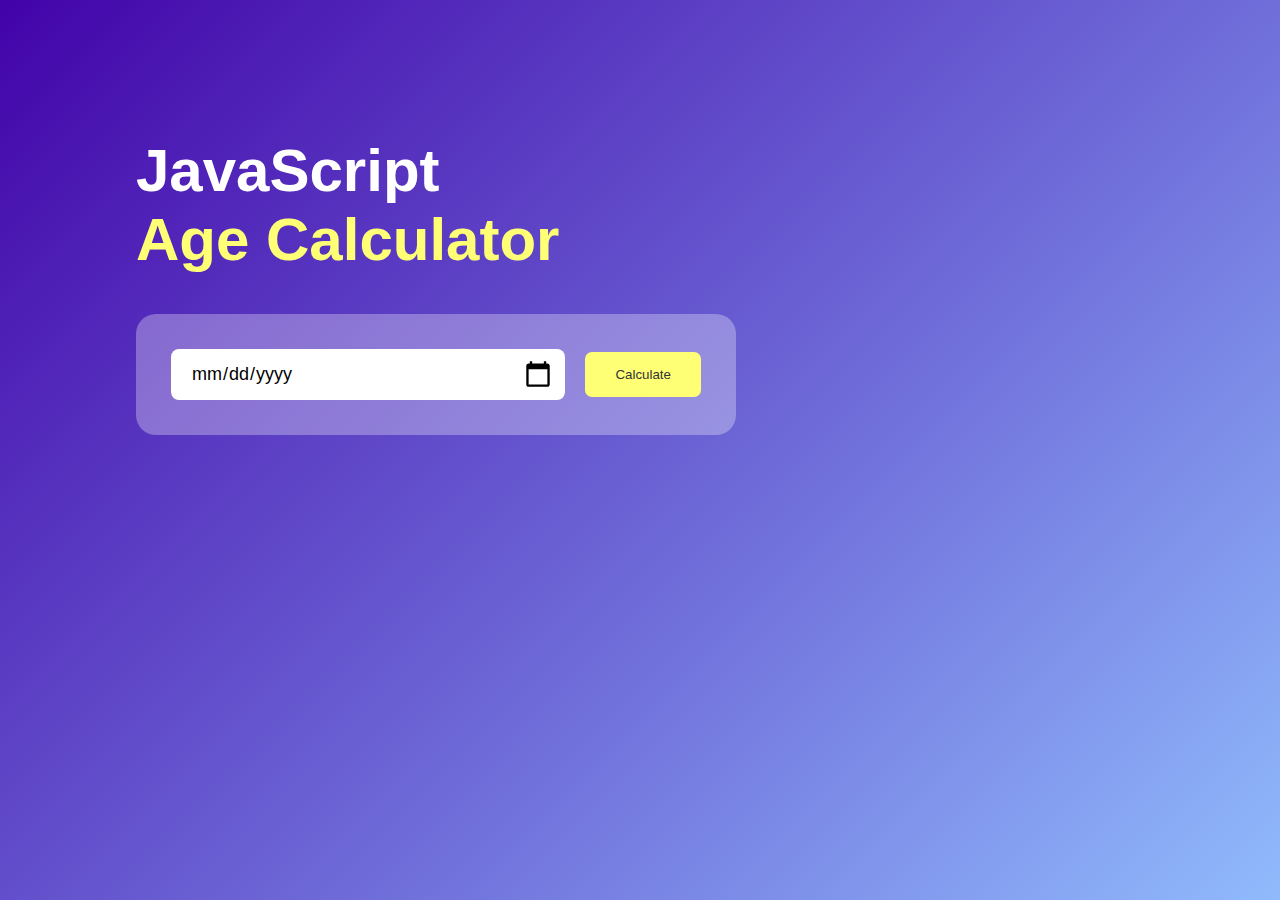
<file: Age Calculator/index.html>
<!DOCTYPE html>
<html lang="en">
<head>
  <meta charset="UTF-8">
  <meta name="viewport" content="width=device-width, initial-scale=1.0">
  <title>Age Calculator</title>
  <link rel="stylesheet" href="css/style.css">
</head>
<body>
  <div class="container">
    <div class="calculator">
      <h1>JavaScript <br><span>Age Calculator</span></h1>
      <div class="calInput">
        <input type="date" id="date">
        <button onclick="calculateAge();">Calculate</button>
      </div>
      <p id="result"></p>
    </div>
  </div>
  <script src="js/script.js"></script>
</body>
</html>
</file>
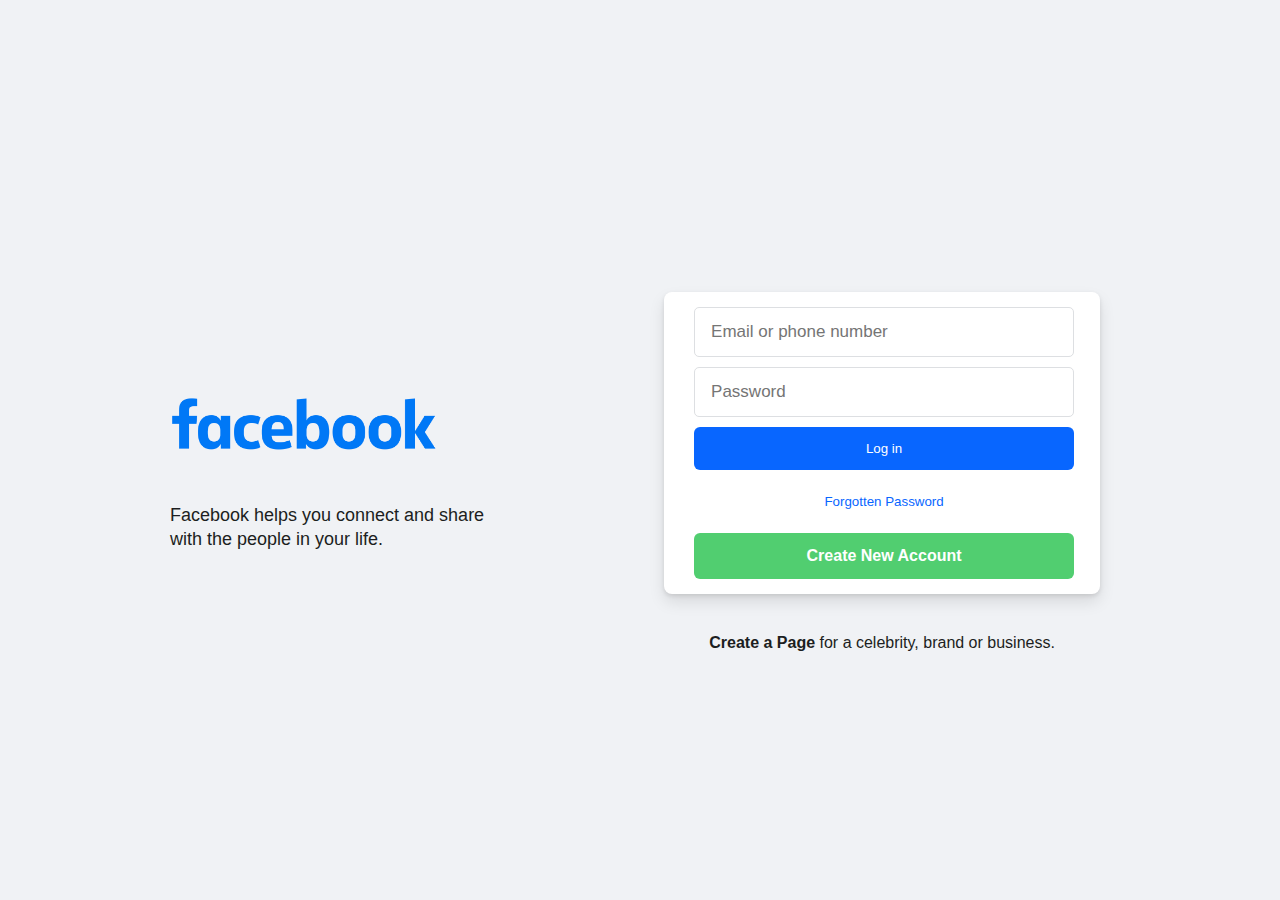
<file: Facebook/index.html>
<!DOCTYPE html>
<html lang="en">
<head>
  <meta charset="UTF-8">
  <meta name="viewport" content="width=device-width, initial-scale=1.0">
  <title>FaceBook</title>
  <link rel="stylesheet" href="css/style.css">
</head>
<body>
  <div class="container">
    <div class="facebook-container">
      <div class="facebook-heading">
        <img src="images/facebook.png" id="images">
      </div>
        <h2>
          Facebook helps you connect and share <br> with the people in your life.
        </h2>
   </div>
    <div class="facebook-form">
      <form action="">
        <input type="email" name="email" id="email" placeholder="Email or phone number">
        <input type="password" name="pass" id="password" placeholder="Password">
        <button class="logIn">Log in</button>
        <button class="fPass">
          <a href="#">Forgotten Password</a>
        </button>
        <button class="cnAccount">
          <a href="#">Create New Account</a>
        </button>
      </form>
      <div class="cPage"><a href="#">Create a Page</a> for a celebrity, brand or business.</div>
      
    </div>
  </div>
</body>
</html>
</file>
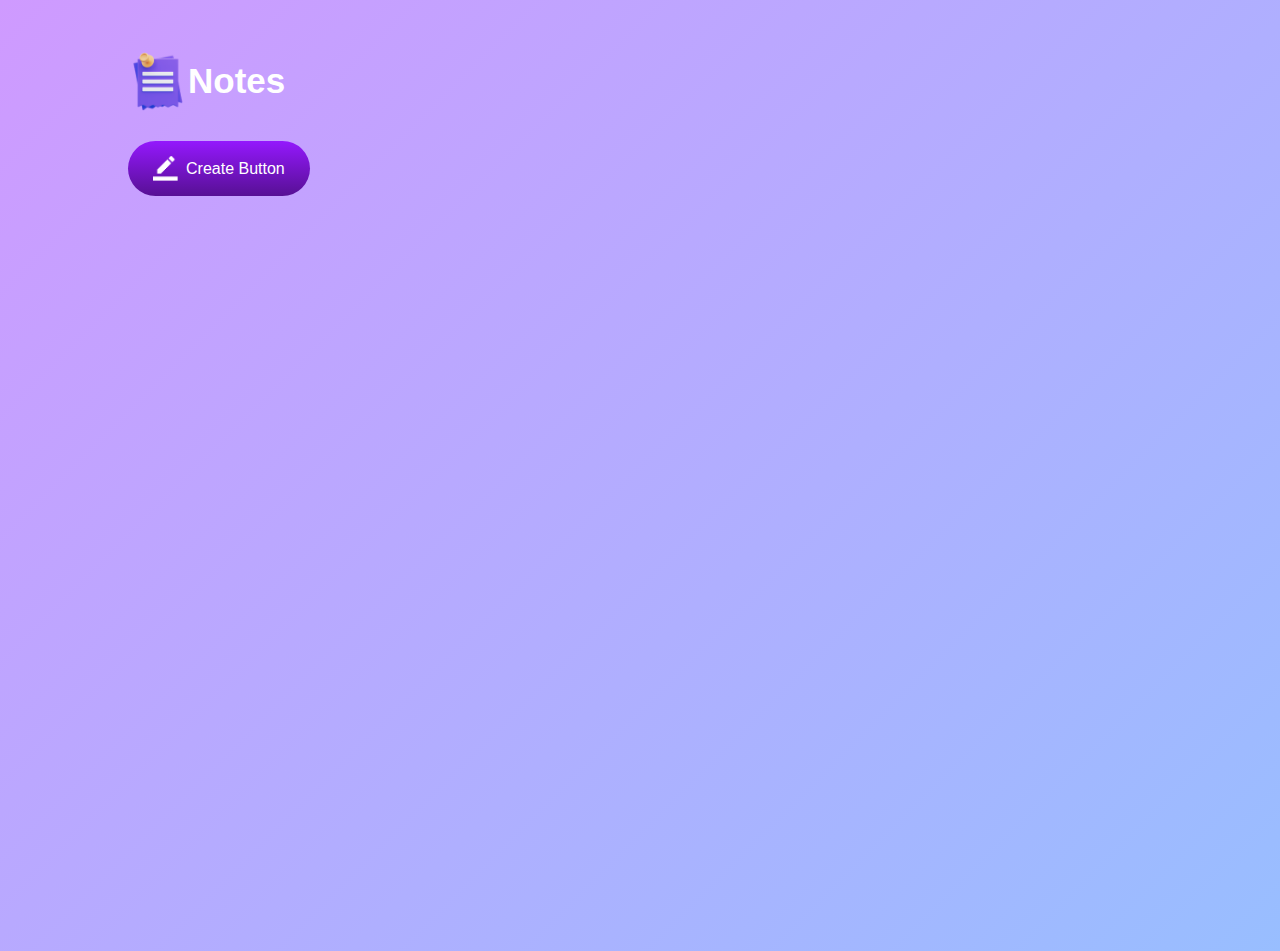
<file: Notes App/index.html>
<!DOCTYPE html>
<html lang="en">
<head>
  <meta charset="UTF-8">
  <meta name="viewport" content="width=device-width, initial-scale=1.0">
  <title>Notes</title>
  <link rel="stylesheet" href="css/style.css">
</head>
<body>
  <div class="container">
    <h1><img src="images/notes.png" alt="">Notes</h1>
    <button class="btn">
      <img src="images/edit.png" alt="">
      Create Button
    </button>
    <div class="notes-container">
      <!-- <p contenteditable="true" class="input-box">
        <img src="images/delete.png" alt="">
      </p> -->
    </div>
  </div>
  <script src="js/script.js"></script>
</body>
</html>
</file>
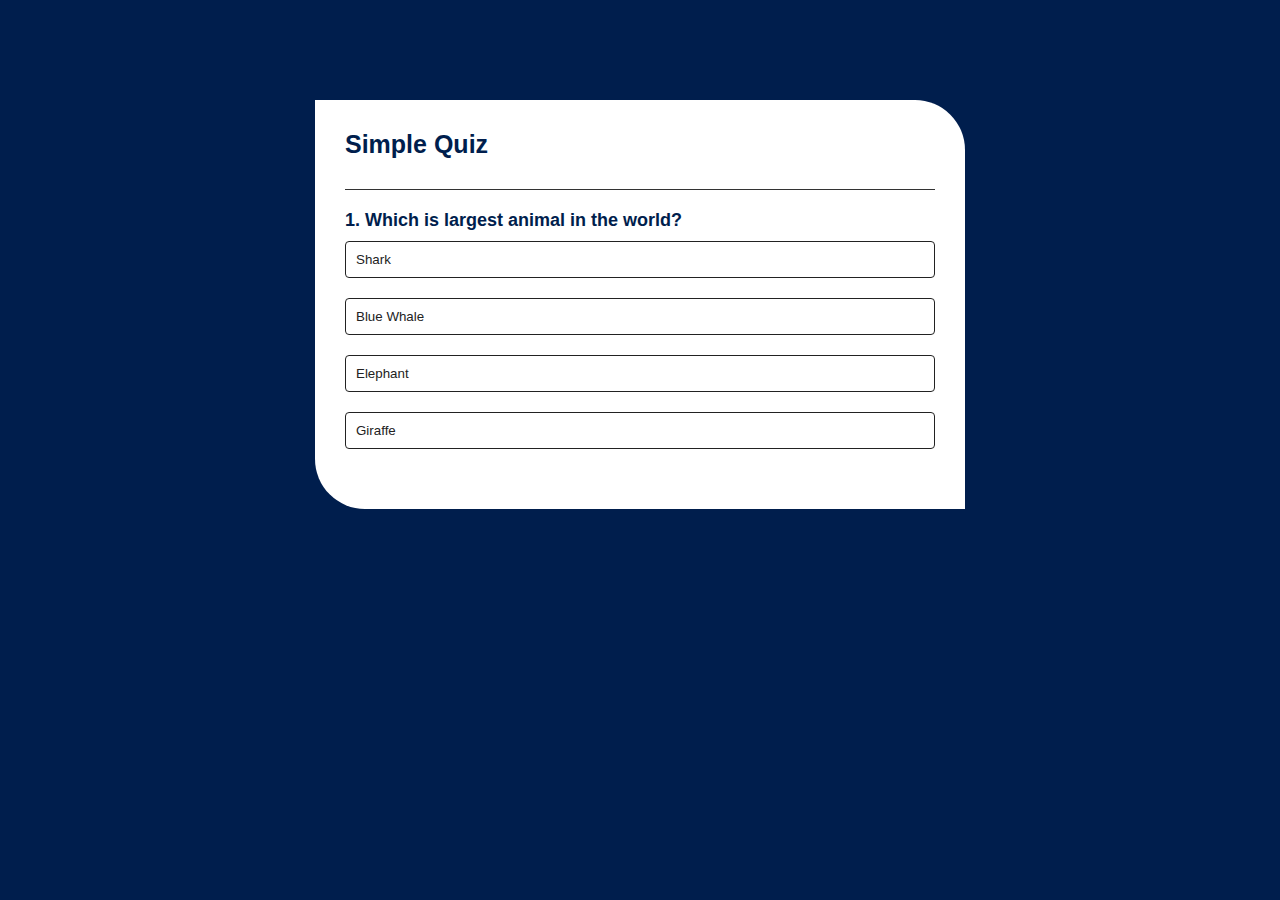
<file: Quiz App/index.html>
<!DOCTYPE html>
<html lang="en">
<head>
  <meta charset="UTF-8">
  <meta name="viewport" content="width=device-width, initial-scale=1.0">
  <title>Quiz App</title>
  <link rel="stylesheet" href="css/style.css">
</head>
<body>
  <div class="app">
    <h1>Simple Quiz</h1>
    <div class="quiz">
      <h2 id="question">Question goes here</h2>
      <div id="answer-button">
        <button class="btn">Answer 1</button>
        <button class="btn">Answer 2</button>
        <button class="btn">Answer 3</button>
        <button class="btn">Answer4</button>
      </div>
      <button id="next-btn">Next</buttons>
    </div>
  </div>
  <script src="js/script.js"></script>
</body>
</html>
</file>
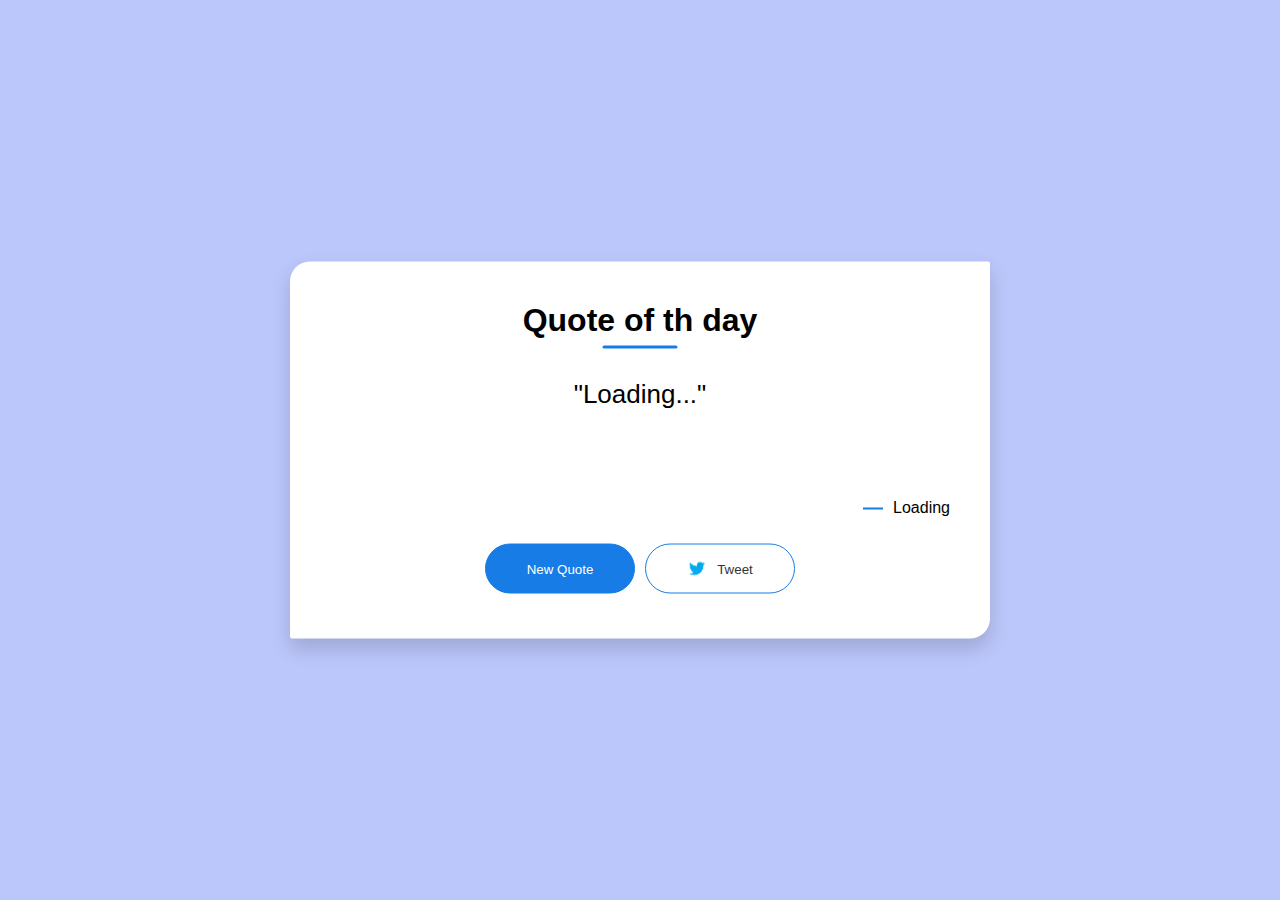
<file: Quote Generator/index.html>
<!DOCTYPE html>
<html lang="en">
<head>
  <meta charset="UTF-8">
  <meta name="viewport" content="width=device-width, initial-scale=1.0">
  <title>Quote Generator</title>
  <link rel="stylesheet" href="css/style.css">
</head>
<body>
  <div class="container">
    <h2>Quote of th day</h2>
    <blockquote id="quote">Loading...</blockquote>
    <span id="author">Loading</span>
    <div>
      <button onclick="getQuote(apiURL);">New Quote</button>
      <button onclick="tweet()"><img src="images/twitter.png" alt="twitter">Tweet</button>
    </div>
  </div>
  <script src="js/script.js"></script>
</body>
</html>
</file>
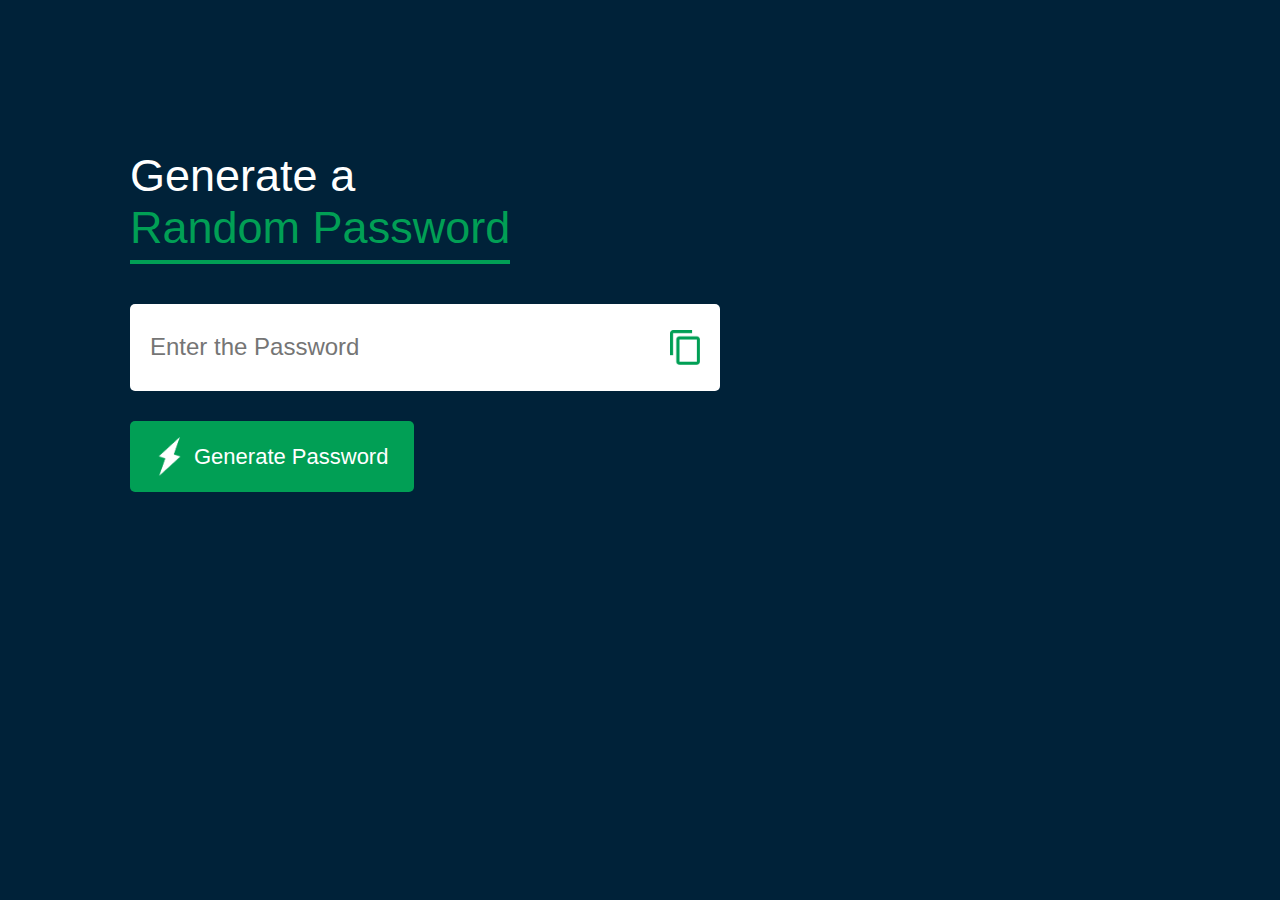
<file: Random Password/index.html>
<!DOCTYPE html>
<html lang="en">
<head>
  <meta charset="UTF-8">
  <meta name="viewport" content="width=device-width, initial-scale=1.0">
  <title>Random Password</title>
  <link rel="stylesheet" href="css/style.css">
</head>
<body>
  <div class="ranPass">
    <h1>Generate a <br><span>Random Password</span></h1>
  <div class="inputPass">
    <input type="text" id="password" placeholder="Enter the Password">
    <img src="images/copy.png" alt="Copy Text" onclick="copyPassword();">
  </div>
    <button onclick="createPassword();"><img src="images/generate.png" alt="generate">Generate Password</button>
</div>
  <script src="js/script.js"></script>
</body>
</html>
</file>
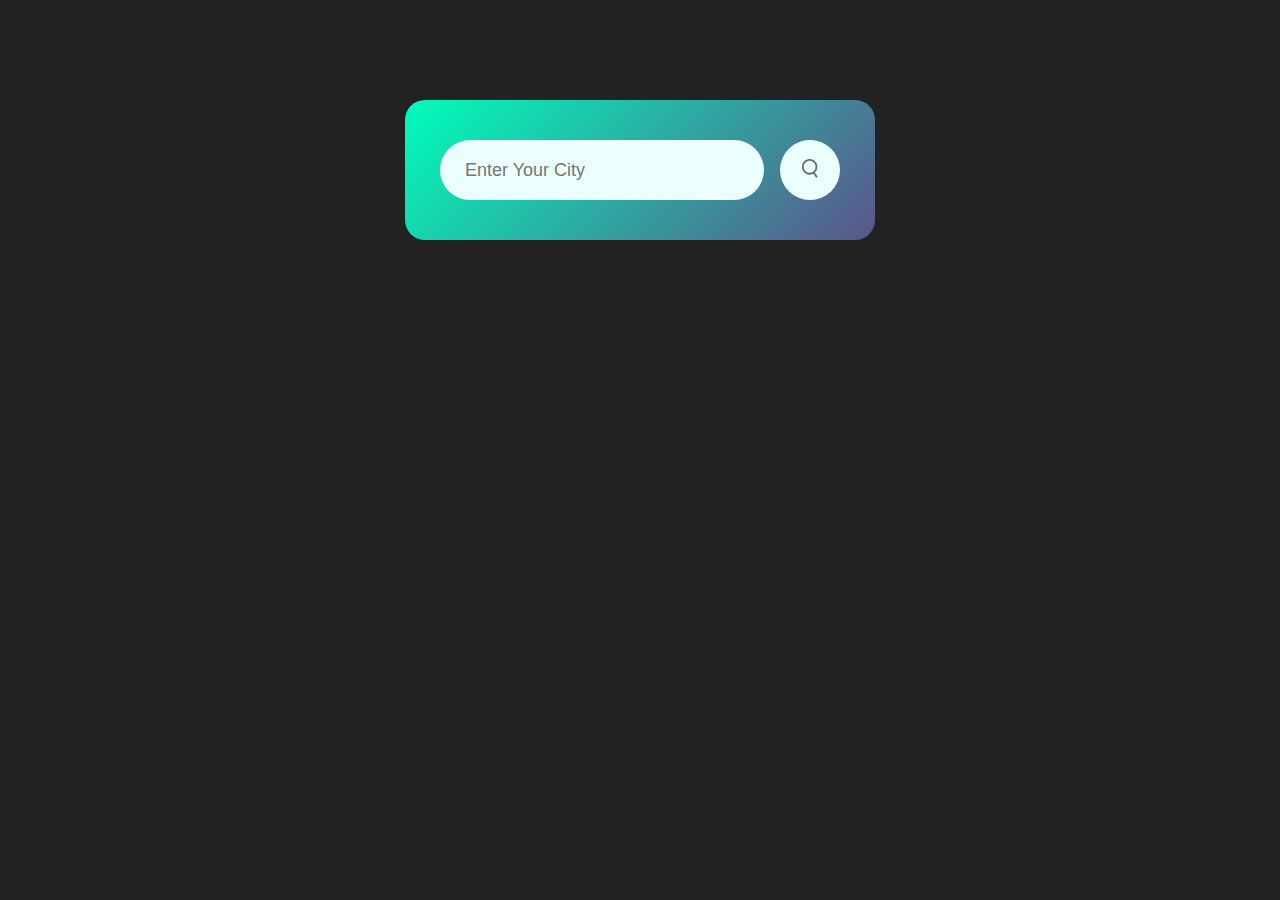
<file: Weather App/index.html>
<!DOCTYPE html>
<html lang="en">
<head>
  <meta charset="UTF-8">
  <meta name="viewport" content="width=device-width, initial-scale=1.0">
  <title>Weather App</title>
  <link rel="stylesheet" href="css/style.css">
</head>
<body>
  <div class="card">
    <div class="search">
      <input type="text" name="text" placeholder="Enter Your City" spellcheck="false">
      <button>
        <img src="images/search.png" alt="">
      </button>
    </div>
    <div class="error">
      <span>Invalid City Name</span>
    </div>
    <div class="weather">
      <img src="images/rain.png" alt="rain" class="weather-icon">
      <h1 class="temp">22°C</h1>
      <h2 class="city">New york</h2>
    <div class="details">
      <div class="col">
        <img src="images/humidity.png">
        <div>
          <p class="humidity">50%</p>
          <p>Humidity</p>
        </div>
      </div>
      <div class="col">
        <img src="images/wind.png">
        <div>
          <p class="wind">15 km/h</p>
          <p>Wind Speed</p>
        </div>
      </div>
      </div>
    </div>
  </div>
  <script src="js/script.js"></script>
</body>
</html>
</file>
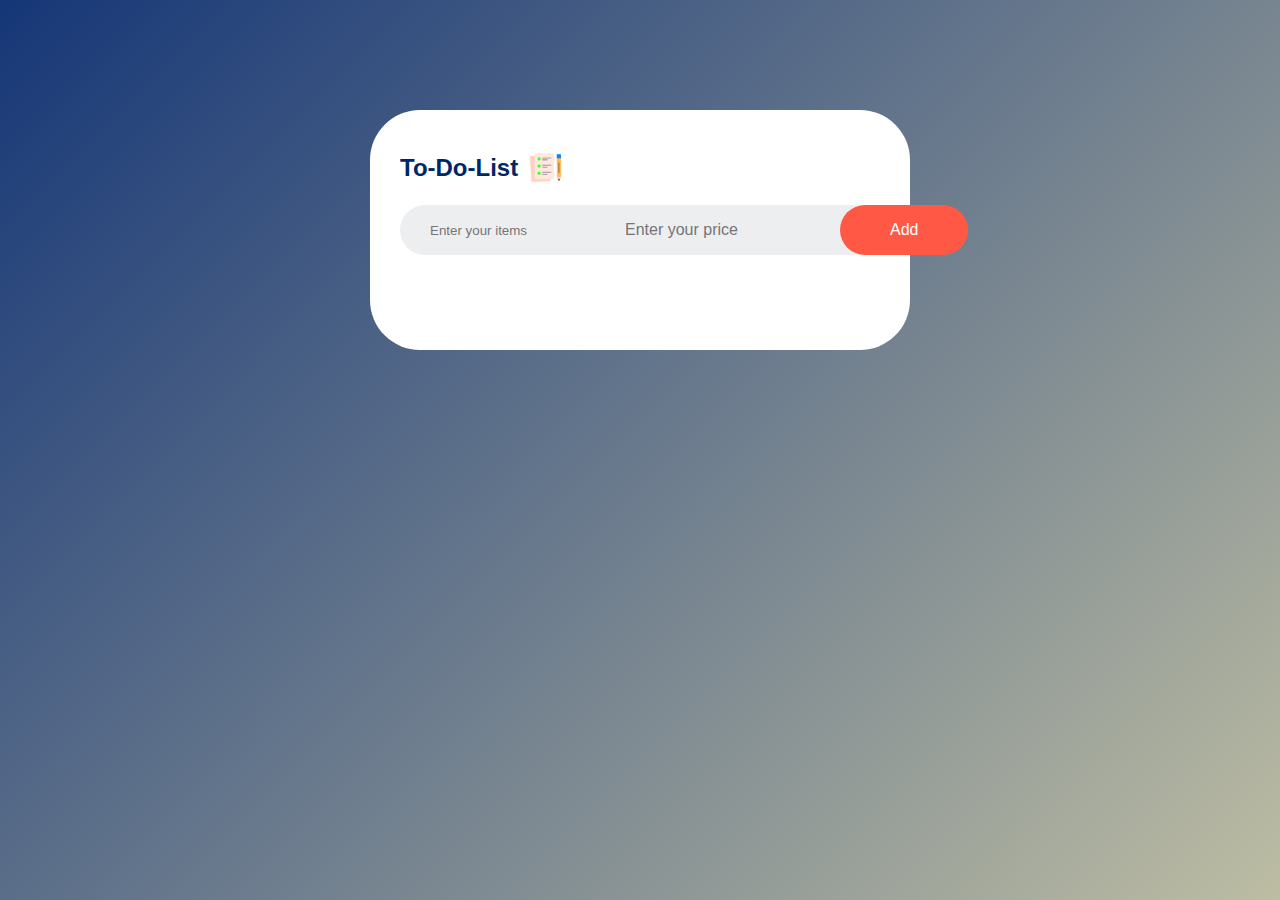
<file: To-Do List App/iindex.html>
<!DOCTYPE html>
<html lang="en">
<head>
  <meta charset="UTF-8">
  <meta name="viewport" content="width=device-width, initial-scale=1.0">
  <title>Todo List App</title>
  <link rel="stylesheet" href="css/style.css">
</head>
<body>
  <div class="container">
    <div class="to-do-app">
      <h2>To-Do-List <img src="images/icon.png"></h2>
      <div class="row">
        <input type="text" id="input_box" placeholder="Enter your items">
        <input type="number" class="input_number" placeholder="Enter your price">
        <button onclick="addTask();">Add</button>
      </div>
      <div class="list-box">
        <ul id="list-container" ></ul>
        <ul id  ="list-container"></ul>
      </div>
    </div>
  </div>
  <script src="js/script.js"></script>
</body>
</html>
</file>
<file: Age Calculator/css/style.css>
*{
  margin: 0;
  padding: 0;
  font-family: 'Gill Sans', 'Gill Sans MT', Calibri, 'Trebuchet MS', sans-serif;
  box-sizing: border-box;
}
.container{
  width: 100%;
  height: 100vh;
  background: linear-gradient(135deg, #4203a9, #90bafc);
  color: #fff;
  padding: 10px;
}
.calculator{
  width: 100%;
  max-width: 600px;
  margin-top: 10%;
  margin-left: 10%;
}
.calculator h1{
  font-size: 60px;
}
.calculator h1 span{
  color: #ffff76;
}
.calInput{
  margin: 40px 0;
  padding: 35px;
  border-radius: 20px;
  background: rgba(255, 255, 255, 0.3);
  display: flex;
  align-items: center;
}
.calInput input{
  flex: 1;
  margin-right: 20px;
  padding: 14px 20px;
  border: 0;
  outline: 0;
  border-radius: 8px;
  font-size: 18px;
  position: relative;
}
.calInput input::-webkit-calendar-picker-indicator{
  top: 0;
  left: 0;
  right: 0;
  bottom: 0;
  width: auto;
  height: auto;
  position: absolute;
  background-position: calc(100% - 10px);
  background-size: 30px;
  cursor: pointer;
}
.calInput button{
  border: 0;
  outline: 0;
  background: #ffff76;
  padding: 15px 30px;
  border-radius: 7px;
  font-weight: 500;
  cursor: pointer;
  color: #333;
}
#result{
  font-size: 20px;
}
#result span{
  color: #ffff76;
}
</file>
<file: Facebook/css/style.css>
*{
  margin: 0;
  padding: 0;
  font-family: SFProDisplay-Regular, Helvetica, Arial, sans-serif;
  box-sizing: border-box;
}
body{
  background: #f0f2f5;
}
.container{
  width: 100%;
  min-width: 819;
  height: 100vh;
  min-height: 536;
  padding: 10px 0;
  color: #1c1e21;
  display: flex;
  align-items: center;
  justify-content: space-evenly;
  overflow: hidden;
}
.facebook-heading{
  width: 100%;
}
#images{
  height: 150px;
}
h2{
  font-weight: normal;
  font-size: 18px;
  line-height: 1.34;
}
.facebook-form{
  width: 456px;
  height: 396px;
}
.facebook-form form{
  background: #fff;
  align-items: center;
  border: none;
  border-radius: 8px;
  box-shadow: 0 2px 4px rgba(0, 0, 0, .1), 0 8px 16px rgba(0, 0, 0, .1);
  margin: 40px 10px 0;
  padding: 10px 0 10px;
}
.facebook-form form input{
  width: 380px;
  font-size: 17px;
  padding: 14px 16px;
  margin: 5px 30px;
  outline: 0;
  border: 1px solid #dddfe2;
  border-radius: 5px;
}
.facebook-form form button{
  width: 380px;
  padding: 14px 16px;
  margin: 5px 30px;
  justify-content: center;
  outline: 0;
  border: 0;
  border-radius: 6px;
}
.logIn{
  background: #0866ff;
  color: #fff;
  cursor: pointer;
}
.logIn:hover{
  background-color: #4267b2;
}
.fPass{
  background: transparent;
}
.fPass a{
  text-decoration: none;
  color: #0866ff;
}
.fPass a:hover{
  text-decoration: underline;
  color: #0866ff;
}
.cnAccount{
  background-color: #51CE70;
}
.cnAccount a{
  text-decoration: none;
  font-weight: 800;
  font-size: 16px;
  color: #fff;
}
.cnAccount:hover{
  background-color: #00A400;
}
.cPage{
  text-align: center;
  padding: 10px 0;
  margin-top: 30px;
}
.cPage a{
  font-weight: bold;
  text-decoration: none;
  color: #1c1e21;
}
.cPage a:hover{
  text-decoration: underline;
  color: #1c1e21;
}
</file>
<file: Notes App/css/style.css>
*{
  margin: 0;
  padding: 0;
  font-family: 'Lucida Sans', 'Lucida Sans Regular', 'Lucida Grande', 'Lucida Sans Unicode', Geneva, Verdana, sans-serif;
}
.container{
  width: 100%;
  min-height: 100vh;
  background: linear-gradient(135deg, #cf9aff, #95c0ff);
  color: #fff;
  padding-top: 4%;
  padding-left: 10%;
}
.container h1{
  display: flex;
  align-items: center;
  font-size: 35px;
  font-weight: 600;
}
.container h1 img{
  width: 60px;
}
.container button img{
  width: 25px;
  margin-right: 8px;
}
.container button{
  display: flex;
  align-items: center;
  background: linear-gradient(#9418fd, #571094);
  color: white;
  font-size: 16px;
  outline: 0;
  border: 0;
  border-radius: 40px;
  padding: 15px 25px;
  margin: 30px 0 20px;
  cursor: pointer;
}
.input-box{
  position: relative;
  width: 100%;
  max-width: 500px;
  min-height: 150px;
  background: #fff;
  color: #333;
  padding: 20px;
  margin: 20px 0;
  outline: none;
  border-radius: 15px;
}
.input-box img{
  width: 25px;
  position: absolute;
  bottom: 15px;
  right: 15px;
  cursor: pointer;
}
</file>
<file: Quiz App/css/style.css>
*{
  margin: 0;
  padding: 0;
  font-family: Arial, Helvetica, sans-serif;
  box-sizing: border-box;
}
body{
  background: #001e4d;
}
.app{
  background-color: #fff;
  width: 90%;
  max-width: 650px;
  margin: 100px auto 0;
  border-radius: 0 50px;
  padding: 30px;
}
.app h1{
  font-size: 25px;
  font-weight: 600;
  color: #001e4d;
  border-bottom: 1px solid #333;
  padding-bottom: 30px;
}
.quiz{
  padding: 20px 0;
}
.quiz h2{
  font-size: 18px;
  color: #001e4d;
  font-weight: 600;
}
.btn{
  background: #fff;
  color: #222;
  font-weight: 500;
  width: 100%;
  border: 1px solid #222;
  padding: 10px;
  margin: 10px 0;
  text-align: left;
  border-radius: 4px;
  cursor: pointer;
  transition: all 0.3s;
}
.btn:hover:not([disabled]){
  background: #222;
  color: #fff;
}
.btn:disabled{
  cursor: no-drop;
}
#next-btn{
  background: #001e4d;
  color: #fff;
  font-weight: 500;
  width: 150px;
  border: 0;
  padding: 10px;
  margin: 20px auto 0;
  border-radius: 4px;
  cursor: pointer;
  display: none;
}
.correct{
  background-color: #9aeabc;
}
.incorrect{
  background-color: #ff9393;
}
</file>
<file: Quote Generator/css/style.css>
*{
  margin: 0;
  padding: 0;
  font-family: 'Franklin Gothic Medium', 'Arial Narrow', Arial, sans-serif;
  box-sizing: border-box;
}
body{
  background: #bbc6fa;
}
.container{
  background: #fff;
  width: 700px;
  position: absolute;
  top: 50%;
  left: 50%;
  transform: translate(-50%, -50%);
  padding: 40px;
  border-radius: 20px 2px;
  text-align: center;
  box-shadow: 0 10px 20px rgba(0, 0, 0, 0.15);
}
.container h2{
  font-size: 32px;
  margin-bottom: 40px;
  position: relative;
}
.container h2::after{
  content: '';
  width: 75px;
  height: 3px;
  border-radius: 3px;
  background: rgb(23, 124, 229);
  position: absolute;
  bottom: -10px;
  left: 50%;
  transform: translate(-50%);
}
.container blockquote{
  font-size: 26px;
  min-height: 110px;
}
.container blockquote::before, .container blockquote::after{
  content: '"';
}
.container span{
  display: block;
  margin-top: 10px;
  float: right;
  position: relative;
}
.container span::before{
  content: '';
  width: 20px;
  height: 2px;
  background: rgb(23, 124, 229);
  position: absolute;
  top: 50%;
  left: -30px;
}
.container div{
  width: 100%;
  margin-top: 50px;
  display: flex;
  justify-content: center;
}
.container button{
  background: rgb(23, 124, 229);
  color: #fff;
  border-radius: 25px;
  border: 1px solid rgb(23, 124, 229);
  width: 150px;
  height: 50px;
  display: flex;
  align-items: center;
  justify-content: center;
  margin: 5px;
  cursor: pointer;
}
.container button img{
  width: 20px;
  margin-right: 10px;
}
.container button:nth-child(2){
  background: transparent;
  color: #333;
}
</file>
<file: Random Password/css/style.css>
*{
  margin: 0;
  padding: 0;
  font-family: 'Segoe UI', Tahoma, Geneva, Verdana, sans-serif;
  box-sizing: border-box;
}
body{
  background: #002239;
  color: white;
}
.ranPass{
  background: transparent;
  width: 90%;
  max-width: 650px;
  margin: 120px 0px 10px 100px;
  padding: 30px;
  border-radius: 20px;
  text-align: left;
}
.ranPass h1{
  font-weight: 500;
  font-size: 45px;
}
.ranPass h1 span{
  color: #019f55;
  border-bottom: 4px solid #019f55;
  padding-bottom: 7px;
}
.inputPass{
  width: 100%;
  margin-top: 50px;
  margin-bottom: 30px;
  background: white;
  color: #333;
  display: flex;
  align-items: center;
  justify-content: space-between;
  padding: 26px 20px;
  border-radius: 5px;
}
.inputPass img{
  width: 30px;
  cursor: pointer;
}
.inputPass input{
  border: 0;
  outline: 0;
  font-size: 24px;
}
.ranPass button img{
  width: 28px;
  margin-right: 10px;
}
.ranPass button{
  border: 0;
  outline: 0;
  background: #019f55;
  color: white;
  font-size: 22px;
  font-weight: 300;
  display: flex;
  align-items: center;
  justify-content: center;
  padding: 16px 26px;
  border-radius: 5px;
  cursor: pointer;
}
</file>
<file: Weather App/css/style.css>
*{
  margin: auto;
  padding: 0;
  font-family: Poppins,'Segoe UI', Tahoma, Geneva, Verdana, sans-serif;
  box-sizing: border-box;
}
body{
  background-color: #222;
}
.card{
  width: 90%;
  max-width: 470px;
  background: linear-gradient(135deg, #00feba, #5b548a);
  color: #fff;
  margin: 100px auto 0;
  border-radius: 20px;
  padding: 40px 35px;
  text-align: center;
}
.search{
  width: 100%;
  display: flex;
  align-items: center;
  justify-content: space-between;
}
.search input{
  border: 0;
  outline: 0;
  background-color: #ebfffc;
  color: #555;
  padding: 10px 25px;
  height: 60px;
  border-radius: 30px;
  flex: 1;
  margin-right: 16px;
  font-size: 18px;
}
.search button{
  border: 0;
  outline: 0;
  background-color: #ebfffc;
  border-radius: 50%;
  width: 60px;
  height: 60px;
  cursor: pointer;
}
.search button img{
  width: 16px;
}
.weather-icon{
  width: 170px;
  margin-top: 30px;
}
.weather h1{
  font-size: 80px;
  font-weight: 500px;
}
.weather h2{
  font-size: 45px;
  font-weight: 400px;
  margin-top: -10px;
}
.details{
  display: flex;
  align-items: center;
  justify-content: space-between;
  padding: 0 10px;
  margin: 10px;
}
.col{
  display: flex;
  align-items: center;
  text-align: left;
}
.col img{
  width: 30px;
  margin-right: 10px;
}
.humidity, .wind{
  font-size: 28px;
  margin-top: -6px;
}
.weather{
  display: none;
}
.error{
  text-align: left;
  margin-left: 10px;
  font-size: 14px;
  margin-top: 10px;
  display: none;
}
</file>
<file: To-Do List App/css/style.css>
*{
  margin: 0;
  padding: 0;
  font-family: poppins, 'Franklin Gothic Medium', 'Arial Narrow', Arial, sans-serif;
  box-sizing: border-box;
}
.container{
  width: 100%;
  min-height: 100vh;
  background: linear-gradient(135deg, #153677, #4e4e085f);
  padding: 10px;
}
.to-do-app{
  width: 100%;
  max-width: 540px;
  background-color: white;
  margin: 100px auto 20px;
  padding: 40px 30px 70px;
  border-radius: 50px;
}
.to-do-app h2{
  color: #002765;
  display: flex;
  align-items: center;
  margin-bottom: 20px;
}
.to-do-app h2 img{
  width: 35px;
  margin-left: 10px;
}
.row{
  display: flex;
  align-items: center;
  justify-content: space-between;
  background: #edeef0;
  border-radius: 30px;
  padding-left: 20px;
  margin-bottom: 25px;
}
input{
  flex: 1;
  border: none;
  outline: none;
  background: transparent;
  padding: 10px;
}
button{
  border: none;
  outline: none;
  padding: 16px 50px;
  background: #ff5945;
  color: white;
  font-size: 16px;
  cursor: pointer;
  border-radius: 40px;
}
ul li{
  list-style: none;
  font-size: 17px;
  padding: 12px 8px 12px 50px;
  user-select: none;
  cursor: pointer;
  position: relative;
}
ul li::before{
  content: '';
  position: absolute;
  height: 28px;
  width: 28px;
  border-radius: 50px;
  background-image: url('../images/unchecked.png');
  background-size: cover;
  background-position: center;
  top: 12px;
  left: 8px;
}
ul li.checked{
  text-decoration: line-through;
  color: #555;
}
ul li.checked::before{
  background-image: url('../images/checked.png');
}
.js-list-box{
  display: flex;
  align-items: center;
  justify-content: space-evenly;
}
/* input[type=number]::-webkit-inner-spin-button,
input[type=number]::-webkit-outer-spin-button {
  -webkit-appearance: none;
  margin: 0;
} */
input[type=number]::-webkit-inner-spin-button,
input[type=number]::-webkit-outer-spin-button {
  -webkit-appearance: none;
  background-color: #ffccc6; /* Button background color */
  color: white; /* Button text color */
  font-size: 16px; /* Button font size */
  width: 24px; /* Button width */
  height: 24px; /* Button height */
  border-radius: 4px; /* Button border radius */
  cursor: pointer;
  margin: 0;
}

input[type=number]::-webkit-inner-spin-button:hover,
input[type=number]::-webkit-outer-spin-button:hover {
  background-color: #efaea7; /* Hover color */
}

input[type=number]::-webkit-inner-spin-button:active,
input[type=number]::-webkit-outer-spin-button:active {
  background-color: transparent; /* Active color */
}

/* Style the input */
input[type=number] {
  padding: 8px;
  border: none;
  border-radius: 4px;
  font-size: 16px;
}
#list-container{
  width: 100%;
}
/* .list-box #list-container{
  display: flex;
  align-items: center;
}  */
ul li span{
  position: absolute;
  left: 450px;
  top: 5px;
  width: 40px;
  height: 40px;
  color: #555;
  line-height: 40px;
  text-align: center;
  border-radius: 50%;
}
ul li span:hover{
  background: #edeef0;
}
</file>
